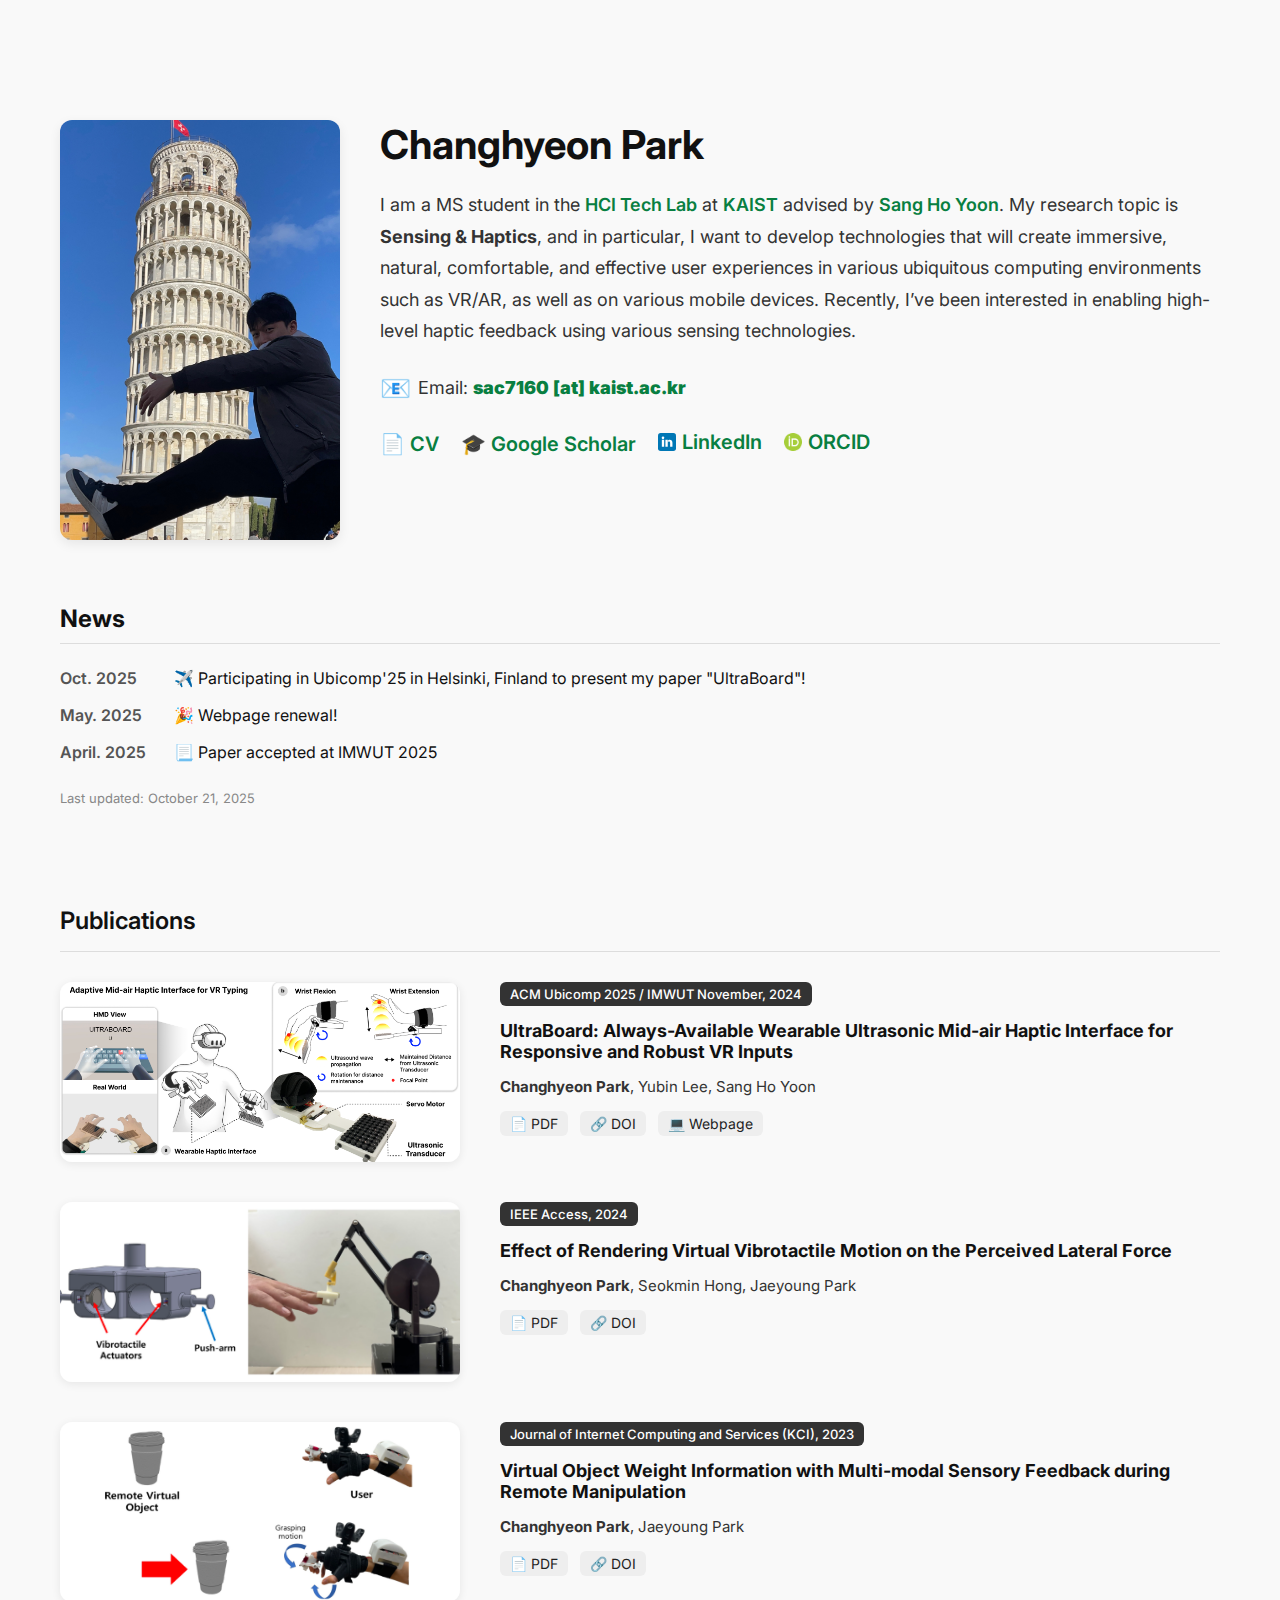
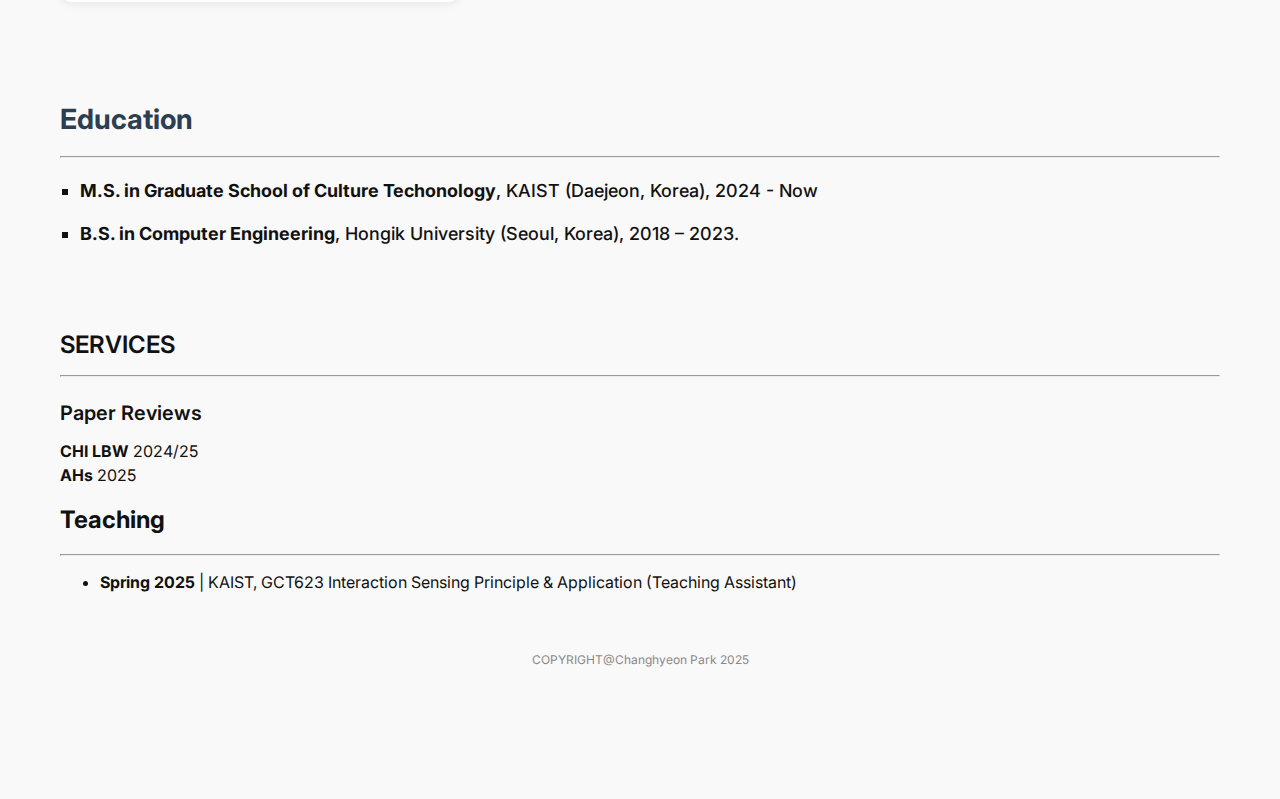
<file: index.html>
<!DOCTYPE html>
<html lang="en">

<head>
	<meta charset="UTF-8">
	<meta name="viewport" content="width=device-width, initial-scale=1.0">
	<title>Changhyeon Park</title>
	<link href="https://fonts.googleapis.com/css2?family=Inter:wght@300;500;700&display=swap" rel="stylesheet">
	<link rel="stylesheet" href="css/style.css">
</head>

<body>
	<div class="container">
		<aside class="sidebar">
			<div>

				<body>
					<div class="container" id="main-container">
						<div class="intro">
							<div class="intro-image hover-effect" id="profile-hover"">
								<img src=" images/profile.JPG" alt="Profile Image" id="profile-img">
							</div>
							<div class="hide-on-hover">
								<div class="intro-text">
									<h1>Changhyeon Park</h1>
									<p>
										I am a MS student in the <a href="https://hcitech.org/index.html"
											target="_blank">HCI Tech Lab</a> at <a href="https://www.kaist.ac.kr/en/"
											target="_blank">KAIST</a> advised by <a href="https://sanghoy.com/"
											target="_blank">Sang Ho Yoon</a>.

										My research topic is <b>Sensing & Haptics</b>, and in particular, I want to
										develop
										technologies that will
										create immersive, natural, comfortable, and effective user experiences in
										various
										ubiquitous computing
										environments such as VR/AR, as well as on various mobile devices. Recently, I’ve
										been interested in enabling high-level haptic feedback using various sensing
										technologies.
									</p>
									<p class="email">
										<span class="emoji">📧</span> Email: <a
											href="mailto:sac7160@kaist.ac.kr"><strong>sac7160 [at]
												kaist.ac.kr</strong></a>
									</p>
									<div class="intro-links">
										<a href="docs/CV_V251016.pdf" target="_blank">📄 CV</a>
										<a href="https://scholar.google.com/citations?user=G_eB7qAAAAAJ&hl=ko&oi=ao"
											target="_blank">🎓 Google
											Scholar</a>
										<a href="www.linkedin.com/in/changhyeon-park-17a072338" target="_blank"
											style="display: inline-flex; align-items: center; gap: 6px;">
											<img src="images/linkedin.svg" alt="LinkedIn" height="18"
												style="vertical-align: middle;">
											LinkedIn
										</a>
										<a href="https://orcid.org/0009-0005-4624-5307" target="_blank"
											style="display: inline-flex; align-items: center; gap: 6px;">
											<img src="images/ORCID Logo.png" alt="LinkedIn" height="18"
												style="vertical-align: middle;">
											ORCID
										</a>
									</div>
								</div>
							</div>
						</div>

						<section class="news">
							<div class="hide-on-hover">
								<h2>News</h2>
								<hr>
								<ul>
									<li><span class="news-date">Oct. 2025</span> ✈️ Participating in Ubicomp'25 in
										Helsinki, Finland to present my paper "UltraBoard"!</li>
									<li><span class="news-date">May. 2025</span> 🎉 Webpage renewal!</li>
									<li><span class="news-date">April. 2025</span> 📃 Paper accepted at IMWUT 2025</li>

								</ul>
								<p class="last-updated">Last updated: October 21, 2025</p>
							</div>
						</section>


						<section class="research-grid">
							<div class="hide-on-hover">
								<h2>Publications</h2>
								<hr>

								<div class="paper-card">
									<div class="paper-image">
										<img src="images/imwut2025.png" alt="imwut2025 thumbnail">
									</div>
									<div class="paper-content">
										<div class="paper-meta">ACM Ubicomp 2025 / IMWUT November, 2024</div>
										<h3 class="paper-title">UltraBoard: Always-Available Wearable Ultrasonic Mid-air
											Haptic
											Interface for Responsive and Robust VR Inputs</h3>
										<p class="paper-authors"><strong>Changhyeon Park</strong>, Yubin Lee, Sang Ho
											Yoon
										</p>
										<div class="paper-links">
											<a href="docs/imwut2025.pdf" class="tag">📄 PDF</a>
											<a href="https://doi.org/10.1145/3731413" class="tag">🔗 DOI</a>
											<!--a href="#" class="tag">🎥 Video</a-->
											<a href="ProjectWebpage/Ultraboard.html" class="tag">💻
												Webpage</a>
										</div>
									</div>
								</div>

								<div class="paper-card">
									<div class="paper-image">
										<img src="images/ieeeaccess2024.png" alt="ieeeaccess2024 thumbnail">
									</div>
									<div class="paper-content">
										<div class="paper-meta">IEEE Access, 2024</div>
										<h3 class="paper-title">Effect of Rendering Virtual Vibrotactile Motion on the
											Perceived Lateral Force</h3>
										<p class="paper-authors"><strong>Changhyeon Park</strong>, Seokmin Hong,
											Jaeyoung
											Park
										</p>
										<div class="paper-links">
											<a href="docs/ieeeaccess2024.pdf" class="tag">📄 PDF</a>
											<a href="https://ieeexplore.ieee.org/document/10758625" class="tag">🔗
												DOI</a>
										</div>
									</div>
								</div>

								<div class="paper-card">
									<div class="paper-image">
										<img src="images/KSII2023.png" alt="ieeeaccess2024 thumbnail">
									</div>
									<div class="paper-content">
										<div class="paper-meta">Journal of Internet Computing and Services (KCI), 2023
										</div>
										<h3 class="paper-title">Virtual Object Weight Information with Multi-modal
											Sensory
											Feedback during Remote Manipulation</h3>
										<p class="paper-authors"><strong>Changhyeon Park</strong>, Jaeyoung
											Park
										</p>
										<div class="paper-links">
											<a href="docs/KSII2023.pdf" class="tag">📄 PDF</a>
											<a href="https://doi.org/10.7472/jksii.2024.25.1.9" class="tag">🔗 DOI</a>
										</div>
									</div>
								</div>

								<!--div class="paper-card"> award 받으면....이거로....
								<div class="paper-image">
									<img src="images/ieeeaccess2024.jpeg" alt="ieeeaccess2024 thumbnail">
								</div>
								<div class="paper-content">
									<div class="paper-meta highlight">ACM UIST 2024 🏆 Best Poster Award at UIST'24
									</div>
									<h3 class="paper-title">Hookpad Aria: A Copilot for Songwriters</h3>
									<p class="paper-authors">Chris Donahue, <strong>Changhyeon Park</strong>, et al.</p>
									<p class="paper-desc">
										Hookpad Aria is a songwriting assistant leveraging machine learning to provide
										chord suggestions and vocal harmonies based on live input.
									</p>
									<div class="paper-links">
										<a href="#" class="tag">📄 PDF</a>
										<a href="#" class="tag">📌 Poster</a>
										<a href="#" class="tag">🗣️ Talk</a>
									</div>
								</div>
							</div-->
							</div>
						</section>

						<section class="education">
							<div class="hide-on-hover">
								<h2>Education</h2>
								<hr>
								<ul>
									<li><strong>M.S. in Graduate School of Culture Techonology</strong>,
										KAIST (Daejeon, Korea), 2024 - Now</li>
									<li><strong>B.S. in Computer Engineering</strong>, Hongik University (Seoul, Korea),
										2018
										– 2023.</li>
								</ul>
							</div>
						</section>


						<section class="services">
							<div class="hide-on-hover">
								<h2>SERVICES</h2>
								<hr>
								<h3>Paper Reviews</h3>

								<ul class="review-list">
									<li><strong>CHI LBW</strong> 2024/25</li>
									<li><strong>AHs</strong> 2025</li>
								</ul>
							</div>
						</section>

						<section class="teaching">
							<div class="hide-on-hover">
								<h2>Teaching</h2>
								<hr>
								<ul class="teaching-list">
									<li><strong>Spring 2025</strong> | KAIST, GCT623 Interaction Sensing Principle &
										Application
										(Teaching
										Assistant)
									</li>
								</ul>
							</div>
						</section>

						<footer class="footer">
							<div class="hide-on-hover">
								<div class="footer-content">
									<p>COPYRIGHT@Changhyeon Park 2025</p>
								</div>
							</div>
						</footer>

						<script src="js/hoverEffect.js"></script>


						<!-- 중앙에 띄울 새 이미지 컨테이너 -->
						<!--div id="hover-central-image">
							<img src="images/profile_hover.png" alt="Hover Profile">
						</div>
					-->
				</body>

				<!-- Default Statcounter code for personal website https://sac7160.github.io/
-->
				<script type="text/javascript">
					var sc_project = 13133065;
					var sc_invisible = 1;
					var sc_security = "03c4b684"; 
				</script>
				<script type="text/javascript" src="https://www.statcounter.com/counter/counter.js" async></script>
				<noscript>
					<div class="statcounter"><a title="Web Analytics" href="https://statcounter.com/"
							target="_blank"><img class="statcounter"
								src="https://c.statcounter.com/13133065/0/03c4b684/1/" alt="Web Analytics"
								referrerPolicy="no-referrer-when-downgrade"></a></div>
				</noscript>
				<!-- End of Statcounter Code -->


</html>
</file>
<file: css/style.css>
body {
    font-family: "Inter", sans-serif;
    background-color: #f9f9f9;
    color: #111;
    margin: 0;
    padding: 0;
}

.container {
    max-width: 1200px;
    margin: 0 auto;
    padding: 60px 20px;
}

/* --- INTRO 영역 --- */
.intro {
    display: flex;
    align-items: flex-start;
    gap: 40px;
    margin-bottom: 60px;
}

.intro-image img {
    width: 280px; /* 가로폭 줄이기 */
    height: 420px; /* 세로 고정 크기 */
    object-fit: cover; /* 프레임에 맞게 채움 (약간 crop 가능) */
    border-radius: 12px;
    box-shadow: 0 4px 12px rgba(0, 0, 0, 0.08);
}

.intro-text h1 {
    font-size: 40px;
    font-weight: 700;
    margin: 0 0 20px 0;
}

.intro-text p {
    font-size: 18px;
    line-height: 1.75;
    margin-bottom: 14px;
    color: #333;
}

.email {
    font-size: 16px;
    margin-top: 20px;
}

.email .emoji {
    font-size: 25px; /* 원하는 크기로 조정 */
    margin-right: 2px;
    vertical-align: middle;
}

.email a {
    color: #2a7ae2;
    text-decoration: none;
}

.email a:hover {
    text-decoration: underline;
}

.intro-links {
    margin-top: 20px;
}

.intro-links a {
    display: inline-block;
    margin-right: 18px;
    font-size: 20px;
    text-decoration: none;
    color: #444;
    transition: color 0.2s;
}

.intro-links a:hover {
    color: #007acc;
}

.intro-text a {
    font-weight: 600; /* bold 효과 */
    color: #087f41; /* 일반 텍스트 색상과 동일 */
    text-decoration: none; /* 밑줄 제거 */
    transition: color 0.2s ease;
}

.intro-text a:hover {
    color: #007acc; /* hover 시 파란색으로 강조 */
    text-decoration: none; /* hover 시에도 밑줄 없음 */
}

.intro-links i {
    margin-right: 8px;
}

.news {
    margin-top: 60px;
}

.news h2 {
    font-size: 24px;
    margin-bottom: 10px;
}

.news hr {
    border: none;
    border-top: 1px solid #ddd;
    margin-bottom: 20px;
}

.news ul {
    list-style: none;
    padding: 0;
    font-size: 16px;
    line-height: 1.8;
}

.news li {
    margin-bottom: 8px;
}

.news-date {
    display: inline-block;
    width: 110px;
    font-weight: 600;
    color: #555;
}

.last-updated {
    font-size: 13px;
    color: #888;
    margin-top: 24px;
    text-align: left;
}

.research-grid {
    margin-top: 100px;
}

.research-grid h2 {
    font-size: 24px;
    font-weight: 600;
    margin-bottom: 16px;
}

.research-grid hr {
    border: none;
    border-top: 1px solid #ddd;
    margin-bottom: 30px;
}

.paper-card {
    display: flex;
    margin-bottom: 40px;
    gap: 40px;
    height: 180px;
}

.paper-image img {
    width: 400px;
    height: 180px;
    border-radius: 12px;
    object-fit: cover;
    box-shadow: 0 2px 10px rgba(0, 0, 0, 0.08);
}

.paper-content {
    flex: 1;
}

.paper-meta {
    font-size: 13px;
    font-weight: 500;
    background: #333;
    color: #fff;
    display: inline-block;
    padding: 4px 10px;
    border-radius: 6px;
    margin-bottom: 8px;
}

.paper-meta.highlight {
    background: #d33;
}

.paper-title {
    font-size: 18px;
    font-weight: 700;
    margin: 6px 0;
}

.paper-authors {
    font-size: 15px;
    color: #333;
}

.paper-desc {
    font-size: 15px;
    color: #555;
    margin: 10px 0;
    line-height: 1.6;
}

.paper-links {
    margin-top: 10px;
}

.paper-links .tag {
    display: inline-block;
    background-color: #eee;
    padding: 4px 10px;
    border-radius: 6px;
    font-size: 14px;
    color: #222;
    margin-right: 8px;
    text-decoration: none;
    transition: background 0.2s;
}

.paper-links .tag:hover {
    background-color: #ddd;
}

.education {
    margin-top: 100px;
}

.education h2 {
    font-size: 28px;
    color: #2c3e50;
    margin-bottom: 20px;
}

.education ul {
    list-style-type: square;
    padding-left: 20px;
    line-height: 1.8;
    font-size: 17px;
    color: #111;
}

.education ul li {
    margin-bottom: 10px;
    font-size: 18px; /* 기존보다 크게 */
    font-weight: 500; /* 약간 더 굵게 */
    color: #111; /* 강조된 텍스트 컬러 */
}

.services {
    margin-top: 80px;
}

.services h2 {
    font-size: 24px;
    font-weight: 600;
    margin-bottom: 16px;
}

.services h3 {
    font-size: 20px;
    margin-top: 24px;
    margin-bottom: 8px;
    font-weight: 600;
}

.review-list {
    list-style-type: none;
    padding-left: 0;
    font-size: 16px;
}

.review-list li {
    margin-bottom: 4px;
}

.highlight {
    color: #e74c3c; /* 진한 빨강 */
    font-weight: bold;
}

.footer {
    width: 100%;
    margin-top: 60px; /* 위 콘텐츠와의 간격 */
    margin-bottom: 10px; /* 하단 브라우저 여백 (기존보다 작게) */
}

.footer-content {
    text-align: center;
    font-size: 12px;
    color: #888;
    font-family: "Inter", sans-serif;
}
</file>
